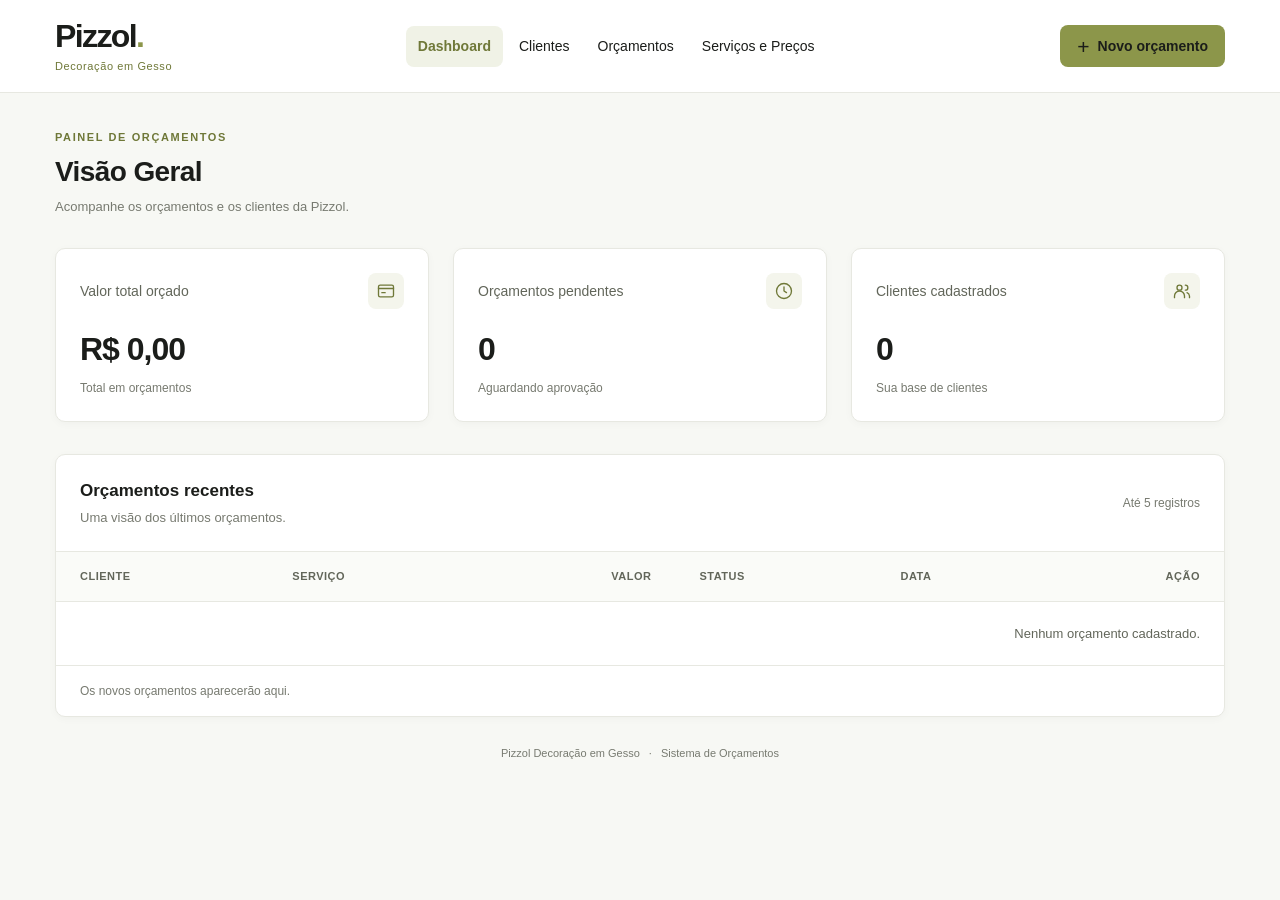
<file: index.html>
<!doctype html>
<html lang="pt-BR">
  <head>
    <meta charset="UTF-8" />
    <meta name="viewport" content="width=device-width, initial-scale=1.0" />
    <meta name="theme-color" content="#F7F8F4" />
    <title>Dashboard | Pizzol Decoração em Gesso</title>
    <link rel="stylesheet" href="./css/style.css" />
  </head>

  <body class="dashboard">
    <header class="header">
      <div class="header-content">
        <a
          class="brand"
          href="./index.html"
          aria-label="Pizzol Decoração em Gesso — início"
        >
          <span class="brand-name">Pizzol<span class="brand-dot"></span></span>
          <span class="brand-description">Decoração em Gesso</span>
        </a>
        <nav class="navigation" aria-label="Menu principal">
          <a href="./index.html" aria-current="page">Dashboard</a>
          <a href="./pages/clientes.html">Clientes</a>
          <a href="./pages/orcamentos.html">Orçamentos</a>
          <a href="./pages/servicos.html">Serviços e Preços</a>
        </nav>
        <a class="primary-button" href="./pages/novo-orcamento.html"
          ><span aria-hidden="true">+</span> Novo orçamento</a
        >
      </div>
    </header>

    <main class="main-content" id="conteudo">
      <div class="page-heading">
        <p class="eyebrow">PAINEL DE ORÇAMENTOS</p>
        <h1>Visão Geral</h1>
        <p>Acompanhe os orçamentos e os clientes da Pizzol.</p>
      </div>

      <p id="dashboard-error" class="error-message" role="alert" hidden></p>

      <section class="summary" aria-label="Resumo do sistema">
        <article class="summary-card">
          <div class="card-heading">
            <h2>Valor total orçado</h2>
            <span class="card-icon" aria-hidden="true">
              <svg viewBox="0 0 24 24">
                <rect x="3" y="5" width="18" height="14" rx="2" />
                <path d="M3 9h18M7 14h4" />
              </svg>
            </span>
          </div>
          <p class="card-value" id="valor-total">R$ 0,00</p>
          <p class="card-description">Total em orçamentos</p>
        </article>
        <article class="summary-card">
          <div class="card-heading">
            <h2>Orçamentos pendentes</h2>
            <span class="card-icon" aria-hidden="true">
              <svg viewBox="0 0 24 24">
                <circle cx="12" cy="12" r="9" />
                <path d="M12 7v5l3 2" />
              </svg>
            </span>
          </div>
          <p class="card-value" id="orcamentos-pendentes">0</p>
          <p class="card-description">Aguardando aprovação</p>
        </article>
        <article class="summary-card">
          <div class="card-heading">
            <h2>Clientes cadastrados</h2>
            <span class="card-icon" aria-hidden="true">
              <svg viewBox="0 0 24 24">
                <circle cx="9" cy="8" r="3" />
                <path
                  d="M3 20v-2a6 6 0 0 1 12 0v2M16 5a3 3 0 0 1 0 6M18 14a5 5 0 0 1 3 4v2"
                />
              </svg>
            </span>
          </div>
          <p class="card-value" id="clientes-cadastrados">0</p>
          <p class="card-description">Sua base de clientes</p>
        </article>
      </section>

      <section class="recent-section" aria-labelledby="recent-title">
        <div class="section-heading">
          <div>
            <h2 id="recent-title">Orçamentos recentes</h2>
            <p>Uma visão dos últimos orçamentos.</p>
          </div>
          <span class="demo-label">Até 5 registros</span>
        </div>
        <div
          class="table-container"
          tabindex="0"
          role="region"
          aria-label="Orçamentos recentes; role horizontalmente em telas pequenas"
        >
          <table>
            <thead>
              <tr>
                <th scope="col">Cliente</th>
                <th scope="col">Serviço</th>
                <th scope="col">Valor</th>
                <th scope="col">Status</th>
                <th scope="col">Data</th>
                <th scope="col">Ação</th>
              </tr>
            </thead>
            <tbody id="orcamentos-recentes"></tbody>
          </table>
        </div>
        <p id="recentes-nota" class="table-note" aria-live="polite"></p>
      </section>
      <footer class="page-footer">
        Pizzol Decoração em Gesso <span aria-hidden="true">·</span> Sistema de
        Orçamentos
      </footer>
    </main>

    <script src="./js/utils/orcamentos.js" defer></script>
    <script src="./js/app.js" defer></script>
  </body>
</html>
</file>
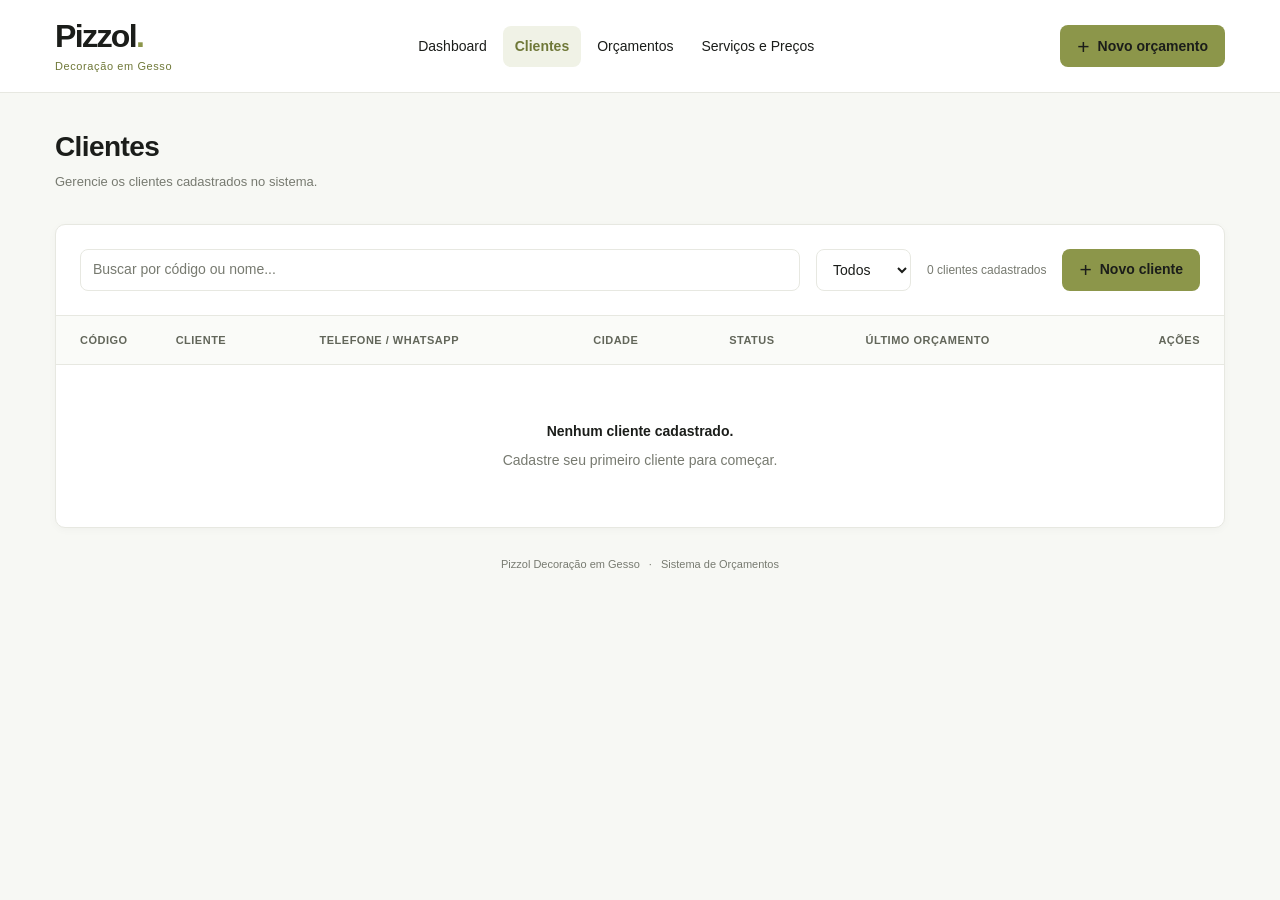
<file: pages/clientes.html>
<!doctype html>
<html lang="pt-BR">
  <head>
    <meta charset="UTF-8" />
    <meta name="viewport" content="width=device-width, initial-scale=1.0" />
    <meta name="theme-color" content="#F7F8F4" />
    <title>Clientes | Pizzol Decoração em Gesso</title>
    <link rel="stylesheet" href="../css/style.css" />
    <link rel="stylesheet" href="../css/clientes.css" />
    <script src="../js/models/entidade.js" defer></script>
    <script src="../js/models/cliente.js" defer></script>
    <script src="../js/clientes.js" defer></script>
  </head>
  <body class="dashboard clientes-page">
    <header class="header">
      <div class="header-content">
        <a class="brand" href="../index.html" aria-label="Pizzol Decoração em Gesso — início">
          <span class="brand-name">Pizzol<span class="brand-dot"></span></span>
          <span class="brand-description">Decoração em Gesso</span>
        </a>
        <nav class="navigation" aria-label="Menu principal">
          <a href="../index.html">Dashboard</a>
          <a href="./clientes.html" aria-current="page">Clientes</a>
          <a href="./orcamentos.html">Orçamentos</a>
          <a href="./servicos.html">Serviços e Preços</a>
        </nav>
        <a class="primary-button" href="./novo-orcamento.html"><span aria-hidden="true">+</span> Novo orçamento</a>
      </div>
    </header>

    <main class="main-content" id="conteudo">
      <div class="page-heading">
        <h1>Clientes</h1>
        <p>Gerencie os clientes cadastrados no sistema.</p>
      </div>
      <p id="storage-error" class="error-message storage-error" role="alert" hidden></p>
      <section class="recent-section clients-section" aria-label="Clientes cadastrados">
        <div class="section-heading clients-controls">
          <div class="search-control">
            <label class="visually-hidden" for="busca">Buscar por código ou nome</label>
            <input id="busca" type="search" placeholder="Buscar por código ou nome..." />
          </div>
          <div>
            <label class="visually-hidden" for="filtro-status">Filtrar por status</label>
            <select id="filtro-status">
              <option value="todos">Todos</option>
              <option value="Ativo">Ativos</option>
              <option value="Inativo">Inativos</option>
            </select>
          </div>
          <span id="contador" class="clients-count" aria-live="polite">0 clientes cadastrados</span>
          <button id="novo-cliente" class="primary-button" type="button"><span aria-hidden="true">+</span> Novo cliente</button>
        </div>
        <div class="table-container" tabindex="0" role="region" aria-label="Lista de clientes; role horizontalmente em telas pequenas">
          <table>
            <thead>
              <tr>
                <th scope="col">Código</th>
                <th scope="col">Cliente</th>
                <th scope="col">Telefone / WhatsApp</th>
                <th scope="col">Cidade</th>
                <th scope="col">Status</th>
                <th scope="col">Último orçamento</th>
                <th scope="col">Ações</th>
              </tr>
            </thead>
            <tbody id="lista-clientes"></tbody>
          </table>
        </div>
        <div id="estado-vazio" class="empty-state" role="status">
          <p id="vazio-titulo">Nenhum cliente cadastrado.</p>
          <p id="vazio-descricao">Cadastre seu primeiro cliente para começar.</p>
        </div>
      </section>
      <footer class="page-footer">Pizzol Decoração em Gesso <span aria-hidden="true">·</span> Sistema de Orçamentos</footer>
    </main>

    <dialog id="cliente-modal" class="client-dialog" aria-labelledby="form-titulo">
      <div class="dialog-heading">
        <h2 id="form-titulo">Novo Cliente</h2>
        <button class="close-button" type="button" data-close aria-label="Fechar cadastro">×</button>
      </div>
      <form id="cliente-form" novalidate>
        <div class="client-form-grid">
          <div class="form-field full-width">
            <label for="nome">Nome *</label>
            <input id="nome" name="nome" autocomplete="name" maxlength="80" required aria-describedby="erro-nome" />
            <p id="erro-nome" class="error-message" hidden></p>
          </div>
          <div class="form-field">
            <label for="telefone">Telefone / WhatsApp *</label>
            <input id="telefone" name="telefone" type="tel" inputmode="numeric" autocomplete="tel" maxlength="15" required aria-describedby="erro-telefone" />
            <p id="erro-telefone" class="error-message" hidden></p>
          </div>
          <div class="form-field">
            <label for="status">Status</label>
            <select id="status" name="status" aria-describedby="erro-status"><option>Ativo</option><option>Inativo</option></select>
            <p id="erro-status" class="error-message" hidden></p>
          </div>
          <div class="form-field">
            <label for="rua">Rua *</label>
            <input id="rua" name="rua" autocomplete="address-line1" maxlength="120" required aria-describedby="erro-rua" />
            <p id="erro-rua" class="error-message" hidden></p>
          </div>
          <div class="form-field">
            <label for="numero">Número</label>
            <input id="numero" name="numero" inputmode="numeric" maxlength="8" aria-describedby="erro-numero" />
            <p id="erro-numero" class="error-message" hidden></p>
          </div>
          <div class="form-field">
            <label for="cidade">Cidade *</label>
            <input id="cidade" name="cidade" autocomplete="address-level2" maxlength="60" required aria-describedby="erro-cidade" />
            <p id="erro-cidade" class="error-message" hidden></p>
          </div>
          <div class="form-field">
            <label for="cep">CEP</label>
            <input id="cep" name="cep" autocomplete="postal-code" inputmode="numeric" maxlength="9" aria-describedby="erro-cep" />
            <p id="erro-cep" class="error-message" hidden></p>
          </div>
          <div class="form-field full-width">
            <label for="observacoes">Observações</label>
            <textarea id="observacoes" name="observacoes" rows="3" maxlength="300" aria-describedby="contador-observacoes erro-observacoes"></textarea>
            <p id="contador-observacoes" class="field-counter">0 / 300</p>
            <p id="erro-observacoes" class="error-message" hidden></p>
          </div>
        </div>
        <p id="salvar-erro" class="error-message" role="alert" hidden></p>
        <div class="dialog-actions">
          <button class="details-button cancel-button" type="button" data-close>Cancelar</button>
          <button id="salvar-cliente" class="primary-button" type="submit">Salvar Cliente</button>
        </div>
      </form>
    </dialog>

    <dialog id="ver-modal" class="client-dialog" aria-labelledby="ver-titulo">
      <div class="dialog-heading">
        <h2 id="ver-titulo">Detalhes do Cliente</h2>
        <button class="close-button" type="button" data-close aria-label="Fechar detalhes">×</button>
      </div>
      <dl class="client-details">
        <dt>Nome</dt><dd id="ver-nome"></dd>
        <dt>Status</dt><dd><span id="ver-status" class="status"></span></dd>
        <dt>Telefone / WhatsApp</dt><dd id="ver-telefone"></dd>
      </dl>
      <section class="detail-section" aria-labelledby="endereco-titulo">
        <h3 id="endereco-titulo">Endereço</h3>
        <p id="ver-endereco"></p>
        <p id="ver-cidade"></p>
        <p id="ver-cep" hidden></p>
      </section>
      <section id="observacoes-secao" class="detail-section" aria-labelledby="observacoes-titulo" hidden>
        <h3 id="observacoes-titulo">Observações</h3>
        <p id="ver-observacoes"></p>
      </section>
      <section class="detail-section" aria-labelledby="orcamentos-titulo">
        <h3 id="orcamentos-titulo">Orçamentos do cliente</h3>
        <p>Nenhum orçamento cadastrado para este cliente.</p>
      </section>
      <div class="dialog-actions"><button class="details-button" type="button" data-close>Fechar</button></div>
    </dialog>
    <dialog id="excluir-modal" class="client-dialog" aria-labelledby="excluir-titulo" aria-describedby="excluir-mensagem">
      <div class="dialog-heading">
        <h2 id="excluir-titulo">Excluir cliente?</h2>
        <button class="close-button" type="button" data-close aria-label="Fechar confirmação">×</button>
      </div>
      <p id="excluir-mensagem" class="delete-message"></p>
      <p id="excluir-erro" class="error-message" role="alert" hidden></p>
      <div class="dialog-actions">
        <button id="cancelar-exclusao" class="details-button cancel-button" type="button" data-close>Cancelar</button>
        <button id="confirmar-exclusao" class="details-button danger-button" type="button">Excluir</button>
      </div>
    </dialog>
  </body>
</html>
</file>
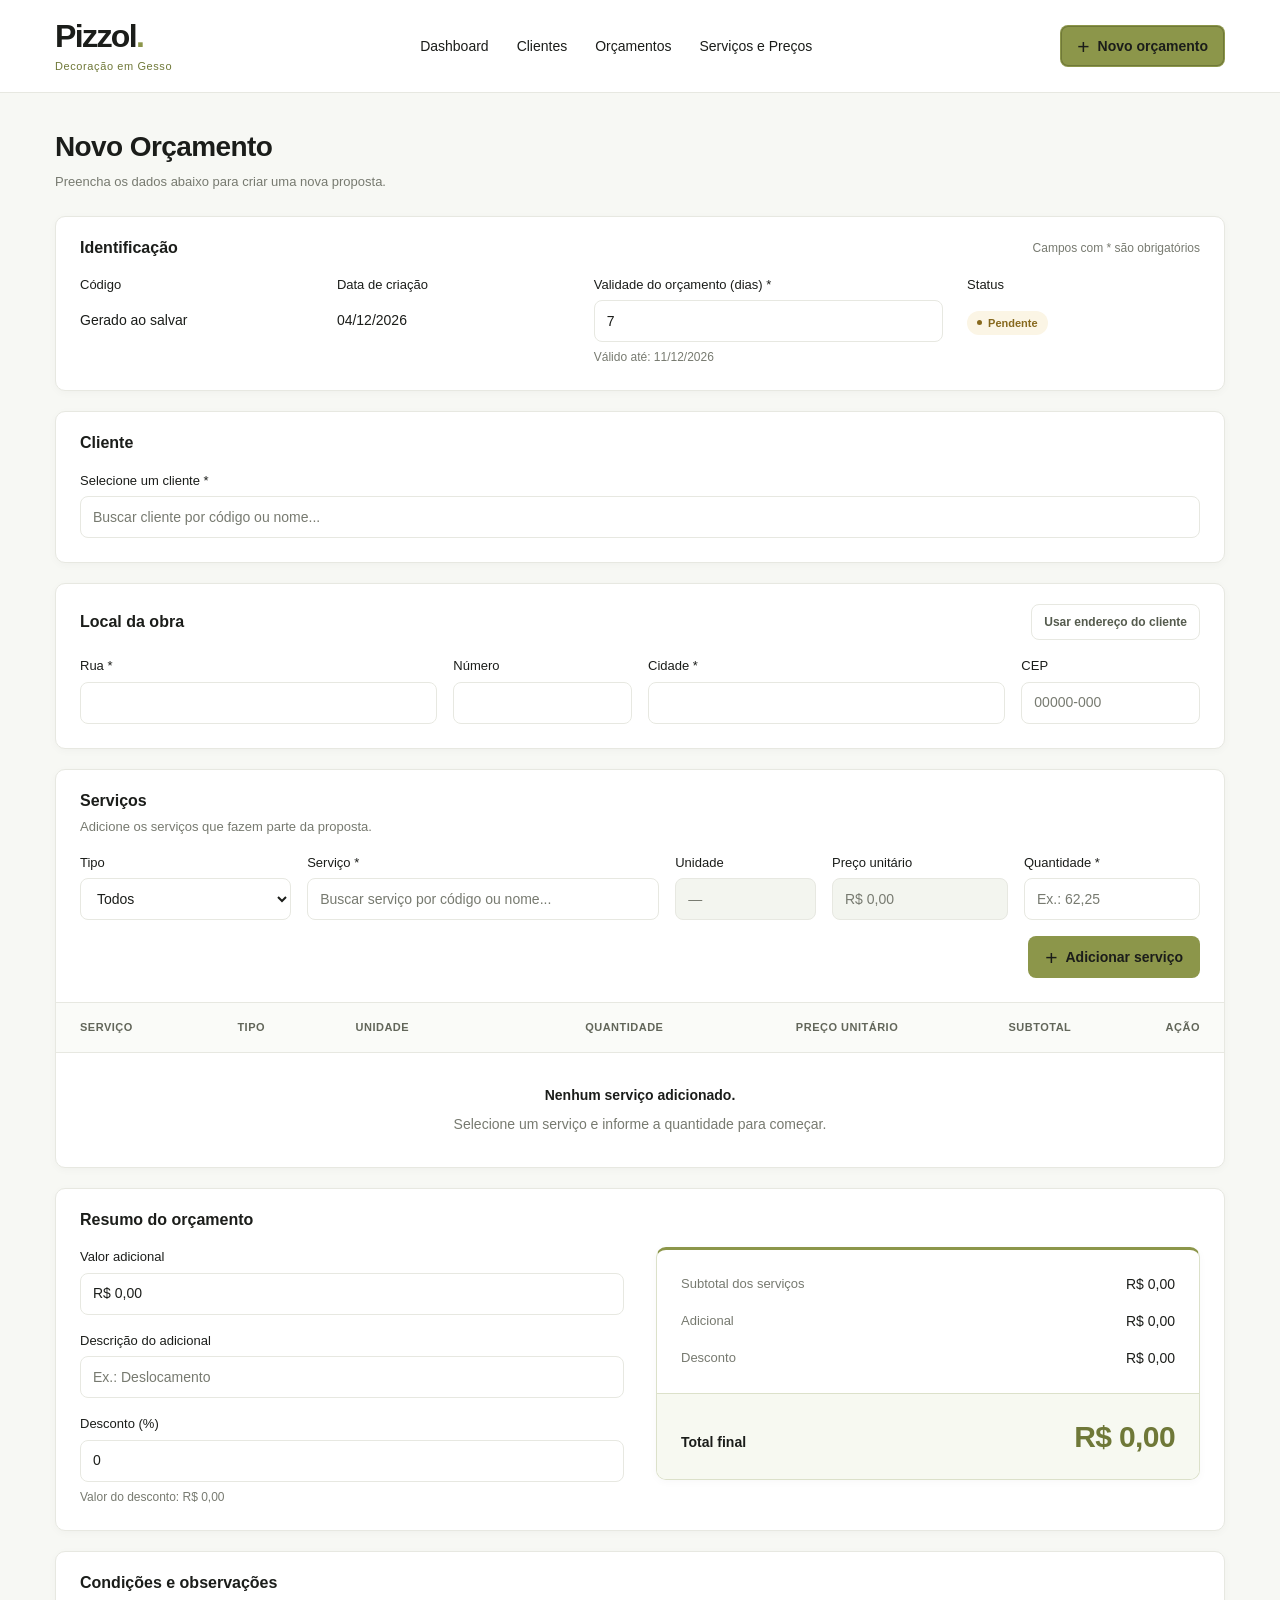
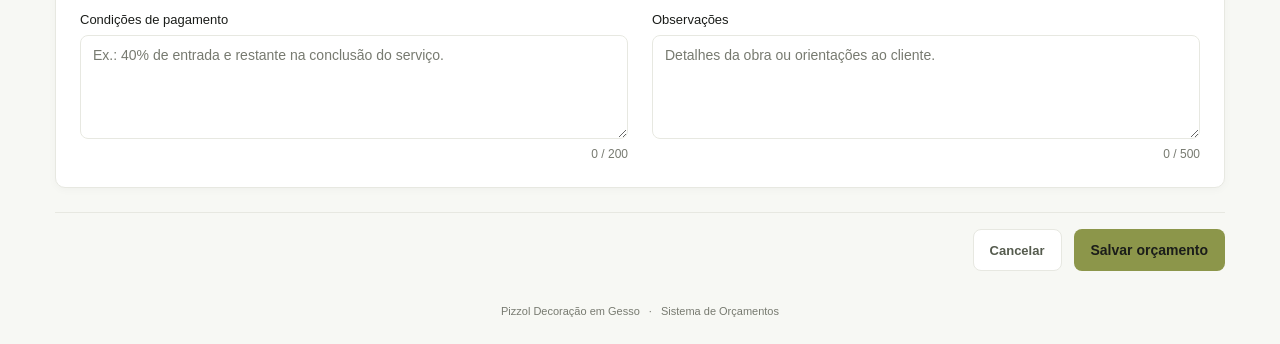
<file: pages/novo-orcamento.html>
<!doctype html>
<html lang="pt-BR">
  <head>
    <meta charset="UTF-8" />
    <meta name="viewport" content="width=device-width, initial-scale=1.0" />
    <meta name="theme-color" content="#F7F8F4" />
    <title>Novo Orçamento | Pizzol Decoração em Gesso</title>
    <link rel="stylesheet" href="../css/style.css" />
    <link rel="stylesheet" href="../css/clientes.css" />
    <link rel="stylesheet" href="../css/novo-orcamento.css" />
    <script src="../js/models/entidade.js" defer></script>
    <script src="../js/models/cliente.js" defer></script>
    <script src="../js/models/servico.js" defer></script>
    <script src="../js/models/item-orcamento.js" defer></script>
    <script src="../js/models/pagamento.js" defer></script>
    <script src="../js/utils/orcamentos.js" defer></script>
    <script src="../js/models/orcamento.js" defer></script>
    <script src="../js/novo-orcamento.js" defer></script>
  </head>
  <body class="dashboard clientes-page orcamento-page">
    <header class="header">
      <div class="header-content">
        <a
          class="brand"
          href="../index.html"
          aria-label="Pizzol Decoração em Gesso — início"
        >
          <span class="brand-name">Pizzol<span class="brand-dot">.</span></span>
          <span class="brand-description">Decoração em Gesso</span>
        </a>
        <nav class="navigation" aria-label="Menu principal">
          <a href="../index.html">Dashboard</a>
          <a href="./clientes.html">Clientes</a>
          <a href="./orcamentos.html">Orçamentos</a>
          <a href="./servicos.html">Serviços e Preços</a>
        </nav>
        <a
          class="primary-button"
          href="./novo-orcamento.html"
          aria-current="page"
          ><span aria-hidden="true">+</span> Novo orçamento</a
        >
      </div>
    </header>
    <main class="main-content">
      <div class="page-heading">
        <h1 id="pagina-titulo">Novo Orçamento</h1>
        <p id="pagina-descricao">
          Preencha os dados abaixo para criar uma nova proposta.
        </p>
      </div>
      <p
        id="storage-error"
        class="error-message storage-error"
        role="alert"
        hidden
      ></p>
      <p
        id="sucesso"
        class="success-message"
        role="status"
        tabindex="-1"
        hidden
      ></p>
      <form id="orcamento-form" novalidate>
        <section
          class="recent-section budget-card"
          aria-labelledby="identificacao-titulo"
        >
          <div class="section-heading">
            <h2 id="identificacao-titulo">Identificação</h2>
            <span class="section-note">Campos com * são obrigatórios</span>
          </div>
          <div class="card-body identification-grid">
            <div class="form-field">
              <span class="field-label">Código</span>
              <p id="codigo-orcamento" class="readonly-value">
                Gerado ao salvar
              </p>
            </div>
            <div class="form-field">
              <span class="field-label">Data de criação</span
              ><time id="data-criacao" class="readonly-value"></time>
            </div>
            <div class="form-field">
              <label for="validadeDias">Validade do orçamento (dias) *</label>
              <input
                id="validadeDias"
                name="validadeDias"
                type="number"
                min="1"
                max="365"
                step="1"
                value="7"
                required
                aria-describedby="data-validade erro-validadeDias"
              />
              <p id="data-validade" class="field-hint" aria-live="polite"></p>
              <p id="erro-validadeDias" class="error-message" hidden></p>
            </div>
            <div class="form-field">
              <span class="field-label">Status</span>
              <div class="readonly-value">
                <span id="status-orcamento" class="status status-pendente"
                  >Pendente</span
                >
              </div>
            </div>
          </div>
        </section>
        <section
          class="recent-section budget-card search-card"
          aria-labelledby="cliente-titulo"
        >
          <div class="section-heading">
            <h2 id="cliente-titulo">Cliente</h2>
          </div>
          <div class="card-body">
            <div class="form-field">
              <label for="busca-cliente">Selecione um cliente *</label>
              <input id="clienteId" name="clienteId" type="hidden" />
              <div id="autocomplete-cliente" class="autocomplete">
                <input
                  id="busca-cliente"
                  name="busca-cliente"
                  placeholder="Buscar cliente por código ou nome..."
                  autocomplete="off"
                  role="combobox"
                  aria-autocomplete="list"
                  aria-expanded="false"
                  aria-controls="resultados-cliente"
                  aria-required="true"
                  aria-describedby="erro-clienteId"
                />
                <ul
                  id="resultados-cliente"
                  class="search-results"
                  role="listbox"
                  aria-label="Clientes encontrados"
                  hidden
                ></ul>
              </div>
              <p id="erro-clienteId" class="error-message" hidden></p>
            </div>
            <dl id="cliente-resumo" class="client-details" hidden>
              <dt>Código</dt>
              <dd id="cliente-codigo"></dd>
              <dt>Nome</dt>
              <dd id="cliente-nome"></dd>
              <dt>Telefone / WhatsApp</dt>
              <dd id="cliente-telefone"></dd>
              <dt>Endereço cadastrado</dt>
              <dd id="cliente-endereco"></dd>
            </dl>
          </div>
        </section>
        <section
          class="recent-section budget-card"
          aria-labelledby="obra-titulo"
        >
          <div class="section-heading">
            <h2 id="obra-titulo">Local da obra</h2>
            <button id="copiar-endereco" class="details-button" type="button">
              Usar endereço do cliente
            </button>
          </div>
          <div class="card-body">
            <p id="copiar-aviso" class="field-hint" role="status" hidden>
              Selecione um cliente primeiro.
            </p>
            <div class="client-form-grid address-grid">
              <div class="form-field">
                <label for="rua">Rua *</label
                ><input
                  id="rua"
                  name="rua"
                  maxlength="120"
                  required
                  aria-describedby="erro-rua"
                />
                <p id="erro-rua" class="error-message" hidden></p>
              </div>
              <div class="form-field">
                <label for="numero">Número</label
                ><input
                  id="numero"
                  name="numero"
                  inputmode="numeric"
                  maxlength="8"
                  aria-describedby="erro-numero"
                />
                <p id="erro-numero" class="error-message" hidden></p>
              </div>
              <div class="form-field">
                <label for="cidade">Cidade *</label
                ><input
                  id="cidade"
                  name="cidade"
                  maxlength="60"
                  required
                  aria-describedby="erro-cidade"
                />
                <p id="erro-cidade" class="error-message" hidden></p>
              </div>
              <div class="form-field">
                <label for="cep">CEP</label
                ><input
                  id="cep"
                  name="cep"
                  inputmode="numeric"
                  maxlength="9"
                  placeholder="00000-000"
                  aria-describedby="erro-cep"
                />
                <p id="erro-cep" class="error-message" hidden></p>
              </div>
            </div>
          </div>
        </section>
        <section
          class="recent-section budget-card search-card"
          aria-labelledby="servicos-titulo"
        >
          <div class="section-heading">
            <div>
              <h2 id="servicos-titulo">Serviços</h2>
              <p>Adicione os serviços que fazem parte da proposta.</p>
            </div>
          </div>
          <div class="card-body">
            <div
              class="service-grid"
              role="group"
              aria-label="Adicionar serviço"
            >
              <div class="form-field">
                <label for="tipo">Tipo</label
                ><select id="tipo" name="tipo">
                  <option value="todos">Todos</option>
                  <option>Forro</option>
                  <option>Parede</option>
                  <option>Sanca / Cortineiro</option>
                  <option>Moldura</option>
                  <option>Gesso Liso</option>
                  <option>Outro</option>
                </select>
              </div>
              <div class="form-field service-select">
                <label for="busca-servico">Serviço *</label>
                <input id="servicoId" name="servicoId" type="hidden" />
                <div id="autocomplete-servico" class="autocomplete">
                  <input
                    id="busca-servico"
                    name="busca-servico"
                    placeholder="Buscar serviço por código ou nome..."
                    autocomplete="off"
                    role="combobox"
                    aria-autocomplete="list"
                    aria-expanded="false"
                    aria-controls="resultados-servico"
                    aria-required="true"
                    aria-describedby="erro-servicoId"
                  />
                  <ul
                    id="resultados-servico"
                    class="search-results"
                    role="listbox"
                    aria-label="Serviços encontrados"
                    hidden
                  ></ul>
                </div>
                <p id="erro-servicoId" class="error-message" hidden></p>
              </div>
              <div class="form-field">
                <label for="unidade">Unidade</label
                ><input id="unidade" readonly placeholder="—" />
              </div>
              <div class="form-field">
                <label for="precoUnitario">Preço unitário</label
                ><input id="precoUnitario" readonly placeholder="R$ 0,00" />
              </div>
              <div class="form-field">
                <label for="quantidade">Quantidade *</label
                ><input
                  id="quantidade"
                  name="quantidade"
                  inputmode="decimal"
                  placeholder="Ex.: 62,25"
                  aria-describedby="erro-quantidade"
                />
                <p id="erro-quantidade" class="error-message" hidden></p>
              </div>
            </div>
            <div class="add-service-action">
              <button
                id="adicionar-servico"
                class="primary-button"
                type="button"
              >
                <span aria-hidden="true">+</span> Adicionar serviço
              </button>
            </div>
            <p id="erro-itens" class="error-message" role="alert" hidden></p>
          </div>
          <div
            id="itens-regiao"
            class="table-container"
            tabindex="0"
            role="region"
            aria-label="Itens do orçamento; role horizontalmente em telas pequenas"
            aria-describedby="erro-itens"
          >
            <table>
              <thead>
                <tr>
                  <th scope="col">Serviço</th>
                  <th scope="col">Tipo</th>
                  <th scope="col">Unidade</th>
                  <th scope="col">Quantidade</th>
                  <th scope="col">Preço unitário</th>
                  <th scope="col">Subtotal</th>
                  <th scope="col">Ação</th>
                </tr>
              </thead>
              <tbody id="lista-itens"></tbody>
            </table>
          </div>
          <div id="itens-vazio" class="empty-state">
            <p>Nenhum serviço adicionado.</p>
            <p>Selecione um serviço e informe a quantidade para começar.</p>
          </div>
        </section>
        <section
          class="recent-section budget-card"
          aria-labelledby="resumo-titulo"
        >
          <div class="section-heading">
            <h2 id="resumo-titulo">Resumo do orçamento</h2>
          </div>
          <div class="card-body financial-grid">
            <div class="financial-fields">
              <div class="form-field">
                <label for="adicionalValor">Valor adicional</label
                ><input
                  id="adicionalValor"
                  name="adicionalValor"
                  inputmode="decimal"
                  value="R$ 0,00"
                  aria-describedby="erro-adicionalValor"
                />
                <p id="erro-adicionalValor" class="error-message" hidden></p>
              </div>
              <div class="form-field">
                <label for="adicionalDescricao">Descrição do adicional</label
                ><input
                  id="adicionalDescricao"
                  name="adicionalDescricao"
                  maxlength="120"
                  placeholder="Ex.: Deslocamento"
                  aria-describedby="erro-adicionalDescricao"
                />
                <p
                  id="erro-adicionalDescricao"
                  class="error-message"
                  hidden
                ></p>
              </div>
              <div class="form-field">
                <label for="descontoPercentual">Desconto (%)</label
                ><input
                  id="descontoPercentual"
                  name="descontoPercentual"
                  inputmode="decimal"
                  value="0"
                  aria-describedby="valor-desconto erro-descontoPercentual"
                />
                <p id="valor-desconto" class="field-hint" aria-live="polite">
                  Valor do desconto: R$ 0,00
                </p>
                <p
                  id="erro-descontoPercentual"
                  class="error-message"
                  hidden
                ></p>
              </div>
            </div>
            <div
              class="financial-summary"
              aria-live="polite"
              aria-atomic="true"
            >
              <dl>
                <dt>Subtotal dos serviços</dt>
                <dd id="resumo-subtotal">R$ 0,00</dd>
                <dt>Adicional</dt>
                <dd id="resumo-adicional">R$ 0,00</dd>
                <dt>Desconto</dt>
                <dd id="resumo-desconto">R$ 0,00</dd>
              </dl>
              <div class="final-total">
                <span>Total final</span
                ><strong id="resumo-total">R$ 0,00</strong>
              </div>
            </div>
          </div>
        </section>
        <section
          class="recent-section budget-card"
          aria-labelledby="condicoes-titulo"
        >
          <div class="section-heading">
            <h2 id="condicoes-titulo">Condições e observações</h2>
          </div>
          <div class="card-body notes-grid">
            <div class="form-field">
              <label for="condicoesPagamento">Condições de pagamento</label
              ><textarea
                id="condicoesPagamento"
                name="condicoesPagamento"
                rows="4"
                maxlength="200"
                placeholder="Ex.: 40% de entrada e restante na conclusão do serviço."
                aria-describedby="contador-condicoesPagamento erro-condicoesPagamento"
              ></textarea>
              <p id="contador-condicoesPagamento" class="field-counter">
                0 / 200
              </p>
              <p id="erro-condicoesPagamento" class="error-message" hidden></p>
            </div>
            <div class="form-field">
              <label for="observacoes">Observações</label
              ><textarea
                id="observacoes"
                name="observacoes"
                rows="4"
                maxlength="500"
                placeholder="Detalhes da obra ou orientações ao cliente."
                aria-describedby="contador-observacoes erro-observacoes"
              ></textarea>
              <p id="contador-observacoes" class="field-counter">0 / 500</p>
              <p id="erro-observacoes" class="error-message" hidden></p>
            </div>
          </div>
        </section>
        <p id="salvar-erro" class="error-message" role="alert" hidden></p>
        <div class="dialog-actions form-actions">
          <button id="cancelar" class="details-button" type="button">
            Cancelar</button
          ><button id="salvar-orcamento" class="primary-button" type="submit">
            Salvar orçamento
          </button>
        </div>
      </form>
      <footer class="page-footer">
        Pizzol Decoração em Gesso <span aria-hidden="true">·</span> Sistema de
        Orçamentos
      </footer>
    </main>
    <dialog
      id="cancelar-modal"
      class="client-dialog"
      aria-labelledby="cancelar-titulo"
      aria-describedby="cancelar-mensagem"
    >
      <div class="dialog-heading">
        <h2 id="cancelar-titulo">Descartar orçamento?</h2>
      </div>
      <p id="cancelar-mensagem" class="delete-message">
        As informações preenchidas serão perdidas.
      </p>
      <div class="dialog-actions">
        <button id="continuar-editando" class="details-button" type="button">
          Continuar editando</button
        ><button
          id="descartar"
          class="details-button danger-button"
          type="button"
        >
          Descartar
        </button>
      </div>
    </dialog>
  </body>
</html>
</file>
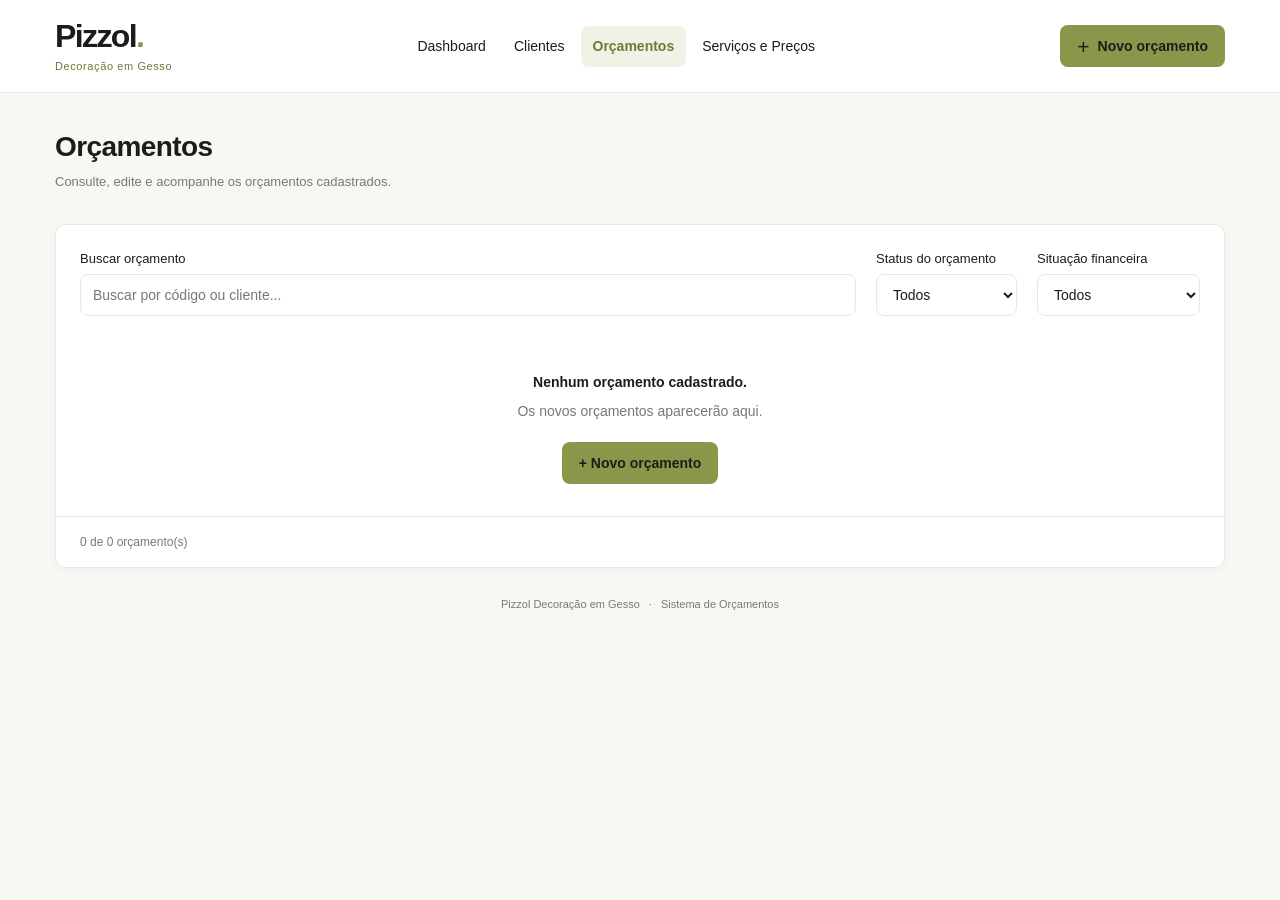
<file: pages/orcamentos.html>
<!doctype html>
<html lang="pt-BR">
  <head>
    <meta charset="UTF-8" />
    <meta name="viewport" content="width=device-width, initial-scale=1.0" />
    <meta name="theme-color" content="#F7F8F4" />
    <title>Orçamentos | Pizzol Decoração em Gesso</title>
    <link rel="stylesheet" href="../css/style.css" />
    <link rel="stylesheet" href="../css/clientes.css" />
    <link rel="stylesheet" href="../css/orcamentos.css" />
    <script src="../js/models/item-orcamento.js" defer></script>
    <script src="../js/models/pagamento.js" defer></script>
    <script src="../js/models/orcamento.js" defer></script>
    <script src="../js/utils/orcamentos.js" defer></script>
    <script src="../js/orcamentos.js" defer></script>
  </head>
  <body class="dashboard clientes-page orcamentos-page">
    <header class="header">
      <div class="header-content">
        <a class="brand" href="../index.html" aria-label="Pizzol Decoração em Gesso — início">
          <span class="brand-name">Pizzol<span class="brand-dot">.</span></span>
          <span class="brand-description">Decoração em Gesso</span>
        </a>
        <nav class="navigation" aria-label="Menu principal">
          <a href="../index.html">Dashboard</a><a href="./clientes.html">Clientes</a>
          <a href="./orcamentos.html" aria-current="page">Orçamentos</a><a href="./servicos.html">Serviços e Preços</a>
        </nav>
        <a class="primary-button" href="./novo-orcamento.html"><span aria-hidden="true">+</span> Novo orçamento</a>
      </div>
    </header>
    <main class="main-content">
      <div class="page-heading"><h1>Orçamentos</h1><p>Consulte, edite e acompanhe os orçamentos cadastrados.</p></div>
      <p id="storage-error" class="error-message storage-error" role="alert" hidden></p>
      <p id="sucesso" class="success-message" role="status" hidden></p>
      <section class="recent-section clients-section" aria-label="Orçamentos cadastrados">
        <div class="section-heading clients-controls">
          <div class="form-field search-control"><label for="busca">Buscar orçamento</label><input id="busca" type="search" placeholder="Buscar por código ou cliente..." /></div>
          <div class="form-field"><label for="filtro-status">Status do orçamento</label><select id="filtro-status"><option value="todos">Todos</option><option>Pendente</option><option>Em andamento</option><option>Finalizado</option><option>Recusado</option></select></div>
          <div class="form-field"><label for="filtro-financeiro">Situação financeira</label><select id="filtro-financeiro"><option value="todos">Todos</option><option>Em aberto</option><option>Parcialmente pago</option><option>Pago</option></select></div>
        </div>
        <div id="tabela-regiao" class="table-container" tabindex="0" role="region" aria-label="Lista de orçamentos; role horizontalmente em telas pequenas">
          <table><thead><tr><th scope="col">Código</th><th scope="col">Cliente</th><th scope="col">Data</th><th scope="col">Total</th><th scope="col">Pago</th><th scope="col">Em aberto</th><th scope="col">Situação financeira</th><th scope="col">Status</th><th scope="col">Ações</th></tr></thead><tbody id="lista-orcamentos"></tbody></table>
        </div>
        <div id="vazio" class="empty-state" hidden><p id="vazio-titulo">Nenhum orçamento cadastrado.</p><p id="vazio-descricao">Os novos orçamentos aparecerão aqui.</p><a id="vazio-novo" class="primary-button" href="./novo-orcamento.html">+ Novo orçamento</a></div>
        <p id="contador" class="table-note" aria-live="polite"></p>
      </section>
      <footer class="page-footer">Pizzol Decoração em Gesso <span aria-hidden="true">·</span> Sistema de Orçamentos</footer>
    </main>
    <dialog id="ver-modal" class="client-dialog details-dialog" aria-labelledby="ver-titulo">
      <div class="dialog-heading"><h2 id="ver-titulo">Ver orçamento</h2><button class="close-button" type="button" data-fechar="ver-modal" aria-label="Fechar detalhes">×</button></div>
      <div id="ver-conteudo"></div>
      <div class="dialog-actions"><button class="details-button" type="button" data-fechar="ver-modal">Fechar</button></div>
    </dialog>
    <dialog id="pagamento-modal" class="client-dialog" aria-labelledby="pagamento-titulo">
      <div class="dialog-heading"><h2 id="pagamento-titulo">Registrar pagamento</h2><button class="close-button" type="button" data-fechar="pagamento-modal" aria-label="Fechar pagamento">×</button></div>
      <dl id="pagamento-resumo" class="client-details"></dl>
      <form id="pagamento-form" novalidate>
        <div class="client-form-grid">
          <div class="form-field"><label for="pagamento-valor">Valor do pagamento *</label><input id="pagamento-valor" inputmode="decimal" placeholder="R$ 0,00" required aria-describedby="pagamento-erro" /></div>
          <div class="form-field"><label for="pagamento-forma">Forma de pagamento *</label><select id="pagamento-forma" required aria-describedby="pagamento-erro"><option value="">Selecione</option><option>Pix</option><option>Dinheiro</option><option>Cartão de Crédito</option><option>Cartão de Débito</option><option>Cheque</option></select></div>
          <div class="form-field"><label for="pagamento-data">Data do pagamento *</label><input id="pagamento-data" type="date" required aria-describedby="pagamento-erro" /></div>
          <div class="form-field full-width"><label for="pagamento-observacao">Observação</label><textarea id="pagamento-observacao" rows="3" maxlength="200" placeholder="Entrada referente ao início da obra." aria-describedby="pagamento-erro"></textarea></div>
        </div>
        <p id="pagamento-erro" class="error-message" role="alert" tabindex="-1" hidden></p>
        <div class="dialog-actions"><button class="details-button cancel-button" type="button" data-fechar="pagamento-modal">Cancelar</button><button id="registrar-pagamento" class="primary-button" type="submit">Registrar pagamento</button></div>
      </form>
    </dialog>
    <dialog id="status-modal" class="client-dialog" aria-labelledby="status-titulo">
      <div class="dialog-heading"><h2 id="status-titulo">Alterar status do orçamento</h2></div>
      <p id="status-identificacao" class="dialog-note"></p>
      <form id="status-form" novalidate>
        <div class="form-field status-field"><label for="novo-status">Status</label><select id="novo-status"><option>Pendente</option><option>Em andamento</option><option>Finalizado</option><option>Recusado</option></select></div>
        <p class="dialog-note">O status da obra é independente dos pagamentos recebidos.</p>
        <p id="status-erro" class="error-message" role="alert" tabindex="-1" hidden></p>
        <div class="dialog-actions"><button class="details-button cancel-button" type="button" data-fechar="status-modal">Cancelar</button><button id="salvar-status" class="primary-button" type="submit">Salvar status</button></div>
      </form>
    </dialog>
    <dialog id="excluir-modal" class="client-dialog" aria-labelledby="excluir-titulo" aria-describedby="excluir-mensagem excluir-aviso">
      <div class="dialog-heading"><h2 id="excluir-titulo">Excluir orçamento?</h2></div>
      <p id="excluir-mensagem" class="delete-message"></p><p id="excluir-aviso" class="delete-message" hidden></p>
      <p id="excluir-erro" class="error-message" role="alert" tabindex="-1" hidden></p>
      <div class="dialog-actions"><button id="cancelar-exclusao" class="details-button cancel-button" type="button" data-fechar="excluir-modal">Cancelar</button><button id="confirmar-exclusao" class="details-button danger-button" type="button">Excluir</button></div>
    </dialog>
  </body>
</html>
</file>
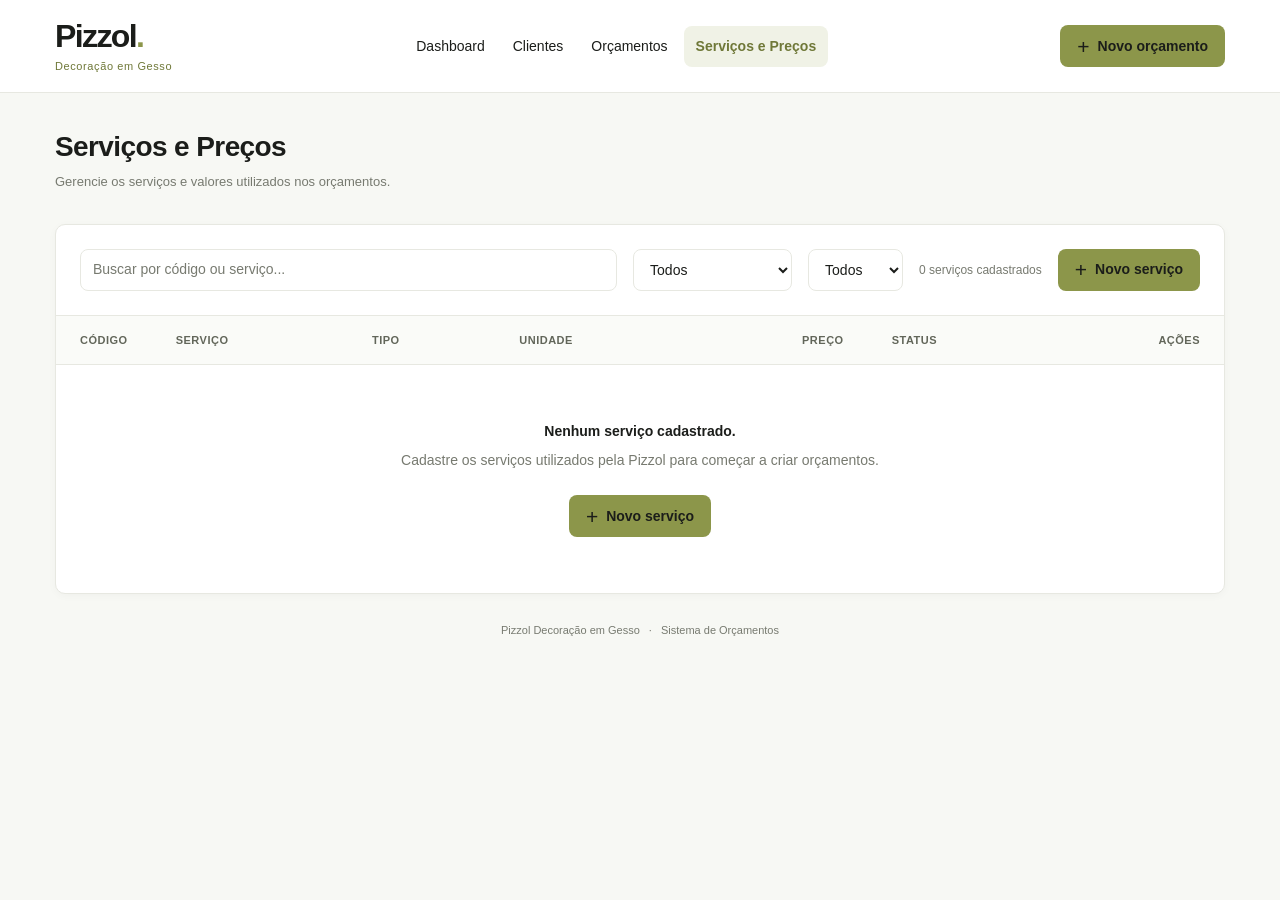
<file: pages/servicos.html>
<!doctype html>
<html lang="pt-BR">
  <head>
    <meta charset="UTF-8" />
    <meta name="viewport" content="width=device-width, initial-scale=1.0" />
    <meta name="theme-color" content="#F7F8F4" />
    <title>Serviços e Preços | Pizzol Decoração em Gesso</title>
    <link rel="stylesheet" href="../css/style.css" />
    <link rel="stylesheet" href="../css/clientes.css" />
    <link rel="stylesheet" href="../css/servicos.css" />
    <script src="../js/models/entidade.js" defer></script>
    <script src="../js/models/servico.js" defer></script>
    <script src="../js/servicos.js" defer></script>
  </head>
  <!-- Reutiliza os componentes visuais de Clientes sem alterar seus estilos. -->
  <body class="dashboard clientes-page servicos-page">
    <header class="header">
      <div class="header-content">
        <a class="brand" href="../index.html" aria-label="Pizzol Decoração em Gesso — início">
          <span class="brand-name">Pizzol<span class="brand-dot">.</span></span>
          <span class="brand-description">Decoração em Gesso</span>
        </a>
        <nav class="navigation" aria-label="Menu principal">
          <a href="../index.html">Dashboard</a>
          <a href="./clientes.html">Clientes</a>
          <a href="./orcamentos.html">Orçamentos</a>
          <a href="./servicos.html" aria-current="page">Serviços e Preços</a>
        </nav>
        <a class="primary-button" href="./novo-orcamento.html"><span aria-hidden="true">+</span> Novo orçamento</a>
      </div>
    </header>

    <main class="main-content" id="conteudo">
      <div class="page-heading">
        <h1>Serviços e Preços</h1>
        <p>Gerencie os serviços e valores utilizados nos orçamentos.</p>
      </div>
      <p id="storage-error" class="error-message storage-error" role="alert" hidden></p>
      <section class="recent-section clients-section" aria-label="Serviços cadastrados">
        <div class="section-heading clients-controls">
          <div class="search-control">
            <label class="visually-hidden" for="busca">Buscar por código ou serviço</label>
            <input id="busca" type="search" placeholder="Buscar por código ou serviço..." />
          </div>
          <div class="service-filter">
            <label class="visually-hidden" for="filtro-tipo">Filtrar por tipo</label>
            <select id="filtro-tipo">
              <option value="todos">Todos</option>
              <option>Forro</option><option>Parede</option><option>Sanca / Cortineiro</option>
              <option>Moldura</option><option>Gesso Liso</option><option>Outro</option>
            </select>
          </div>
          <div class="service-filter">
            <label class="visually-hidden" for="filtro-status">Filtrar por status</label>
            <select id="filtro-status">
              <option value="todos">Todos</option><option value="Ativo">Ativos</option><option value="Inativo">Inativos</option>
            </select>
          </div>
          <span id="contador" class="clients-count" aria-live="polite">0 serviços cadastrados</span>
          <button id="novo-servico" class="primary-button" type="button"><span aria-hidden="true">+</span> Novo serviço</button>
        </div>
        <div class="table-container" tabindex="0" role="region" aria-label="Lista de serviços; role horizontalmente em telas pequenas">
          <table>
            <thead>
              <tr>
                <th scope="col">Código</th><th scope="col">Serviço</th><th scope="col">Tipo</th>
                <th scope="col">Unidade</th><th scope="col">Preço</th><th scope="col">Status</th><th scope="col">Ações</th>
              </tr>
            </thead>
            <tbody id="lista-servicos"></tbody>
          </table>
        </div>
        <div id="estado-vazio" class="empty-state" role="status">
          <p id="vazio-titulo">Nenhum serviço cadastrado.</p>
          <p id="vazio-descricao">Cadastre os serviços utilizados pela Pizzol para começar a criar orçamentos.</p>
          <button id="novo-servico-vazio" class="primary-button" type="button"><span aria-hidden="true">+</span> Novo serviço</button>
        </div>
      </section>
      <footer class="page-footer">Pizzol Decoração em Gesso <span aria-hidden="true">·</span> Sistema de Orçamentos</footer>
    </main>

    <dialog id="servico-modal" class="client-dialog" aria-labelledby="form-titulo">
      <div class="dialog-heading">
        <h2 id="form-titulo">Novo Serviço</h2>
        <button class="close-button" type="button" data-close aria-label="Fechar cadastro">×</button>
      </div>
      <form id="servico-form" novalidate>
        <div class="client-form-grid">
          <div class="form-field full-width">
            <label for="tipo">Tipo de serviço *</label>
            <select id="tipo" name="tipo" required aria-describedby="erro-tipo">
              <option value="">Selecione o tipo</option>
              <option>Forro</option><option>Parede</option><option>Sanca / Cortineiro</option>
              <option>Moldura</option><option>Gesso Liso</option><option>Outro</option>
            </select>
            <p id="erro-tipo" class="error-message" hidden></p>
          </div>
          <div class="form-field full-width">
            <label for="nome">Nome do serviço *</label>
            <input id="nome" name="nome" maxlength="80" required aria-describedby="erro-nome" />
            <p id="erro-nome" class="error-message" hidden></p>
          </div>
          <div class="form-field">
            <label for="unidade">Unidade de medida *</label>
            <select id="unidade" name="unidade" required aria-describedby="erro-unidade">
              <option value="">Selecione a unidade</option>
              <option>m²</option><option>metro linear</option><option>unidade</option>
            </select>
            <p id="erro-unidade" class="error-message" hidden></p>
          </div>
          <div class="form-field">
            <label for="preco">Preço de venda *</label>
            <input id="preco" name="preco" inputmode="decimal" placeholder="R$ 0,00" required aria-describedby="erro-preco" />
            <p id="erro-preco" class="error-message" hidden></p>
          </div>
          <div class="form-field full-width">
            <label for="status">Status</label>
            <select id="status" name="status" aria-describedby="erro-status"><option>Ativo</option><option>Inativo</option></select>
            <p id="erro-status" class="error-message" hidden></p>
          </div>
          <div class="form-field full-width">
            <label for="descricao">Descrição</label>
            <textarea id="descricao" name="descricao" rows="3" maxlength="300" aria-describedby="contador-descricao erro-descricao"></textarea>
            <p id="contador-descricao" class="field-counter">0 / 300</p>
            <p id="erro-descricao" class="error-message" hidden></p>
          </div>
        </div>
        <p id="salvar-erro" class="error-message" role="alert" hidden></p>
        <div class="dialog-actions">
          <button class="details-button cancel-button" type="button" data-close>Cancelar</button>
          <button id="salvar-servico" class="primary-button" type="submit">Salvar Serviço</button>
        </div>
      </form>
    </dialog>

    <dialog id="ver-modal" class="client-dialog" aria-labelledby="ver-titulo">
      <div class="dialog-heading">
        <h2 id="ver-titulo">Detalhes do Serviço</h2>
        <button class="close-button" type="button" data-close aria-label="Fechar detalhes">×</button>
      </div>
      <dl class="client-details">
        <dt>Código</dt><dd id="ver-codigo"></dd>
        <dt>Nome</dt><dd id="ver-nome"></dd>
        <dt>Tipo</dt><dd id="ver-tipo"></dd>
        <dt>Unidade</dt><dd id="ver-unidade"></dd>
        <dt>Preço atual</dt><dd id="ver-preco" class="amount"></dd>
        <dt>Status</dt><dd><span id="ver-status" class="status"></span></dd>
      </dl>
      <section id="descricao-secao" class="detail-section" aria-labelledby="descricao-titulo" hidden>
        <h3 id="descricao-titulo">Descrição</h3>
        <p id="ver-descricao"></p>
      </section>
    </dialog>

    <dialog id="excluir-modal" class="client-dialog" aria-labelledby="excluir-titulo" aria-describedby="excluir-mensagem">
      <div class="dialog-heading">
        <h2 id="excluir-titulo">Excluir serviço?</h2>
        <button class="close-button" type="button" data-close aria-label="Fechar confirmação">×</button>
      </div>
      <p id="excluir-mensagem" class="delete-message"></p>
      <p id="excluir-erro" class="error-message" role="alert" hidden></p>
      <div class="dialog-actions">
        <button id="cancelar-exclusao" class="details-button cancel-button" type="button" data-close>Cancelar</button>
        <button id="confirmar-exclusao" class="details-button danger-button" type="button">Excluir</button>
      </div>
    </dialog>
  </body>
</html>
</file>
<file: css/style.css>
.dashboard {
  --olive: #8c964a;
  --olive-dark: #6f7838;
  --text: #1b1d1a;
  --muted: #777a70;
  --background: #f7f8f4;
  --border: #e7e8e1;
  --surface: #ffffff;
  --surface-muted: #fafbf8;
  --olive-soft: #f0f3e7;
  --border-hover: #c8cdbb;
  --danger: #a14f46;
  --danger-soft: #fbefed;
  --danger-border: #d8b2ad;
  --radius-control: 8px;
  --radius-card: 10px;
  --shadow-card: 0 2px 8px rgb(27 29 26 / 3%);
  --shadow-popover: 0 8px 24px rgb(27 29 26 / 9%);
  --control-height: 42px;
  --space-sm: 8px;
  --space-md: 12px;
  --space-lg: 16px;
  --space-xl: 24px;
  --space-2xl: 32px;
  margin: 0;
  background: var(--background);
  color: var(--text);
  font-family: "Segoe UI", Arial, sans-serif;
  font-size: 14px;
  line-height: 1.5;
}

.dashboard * {
  box-sizing: border-box;
}
.dashboard a {
  color: inherit;
  text-decoration: none;
}
.dashboard button {
  font: inherit;
  cursor: pointer;
}
.dashboard h1,
.dashboard h2,
.dashboard p {
  margin: 0;
}
.dashboard :focus-visible {
  outline: 2px solid var(--olive-dark);
  outline-offset: 3px;
}
.dashboard .header {
  background: var(--surface);
  border-bottom: 1px solid var(--border);
}
.dashboard .header-content {
  max-width: 1250px;
  min-height: 92px;
  margin: auto;
  padding: 16px 40px;
  display: flex;
  align-items: center;
  justify-content: space-between;
  gap: 24px;
}
.dashboard .brand {
  display: flex;
  flex-direction: column;
  flex-shrink: 0;
}
.dashboard .brand-name {
  font-size: 32px;
  font-weight: 700;
  letter-spacing: -1.6px;
  line-height: 1.15;
}
.dashboard .brand-dot {
  color: var(--olive);
}
.dashboard .brand-dot:empty::before {
  content: ".";
}
.dashboard .brand-description {
  margin-top: 3px;
  color: var(--olive-dark);
  font-size: 11px;
  letter-spacing: 0.6px;
}
.dashboard .navigation {
  display: flex;
  align-items: center;
  gap: 4px;
}
.dashboard .navigation a {
  padding: 10px 12px;
  border-radius: var(--radius-control);
  white-space: nowrap;
}
.dashboard .navigation a:hover {
  background: var(--olive-soft);
  color: var(--olive-dark);
}
.dashboard .navigation a[aria-current="page"] {
  background: #f0f2e6;
  color: var(--olive-dark);
  font-weight: 600;
}
.dashboard .primary-button {
  display: inline-flex;
  align-items: center;
  justify-content: center;
  gap: var(--space-sm);
  min-height: var(--control-height);
  padding: 9px 16px;
  border: 1px solid transparent;
  border-radius: var(--radius-control);
  background: var(--olive);
  color: #1b1d1a;
  font-weight: 600;
  white-space: nowrap;
}
.dashboard .primary-button:hover {
  background: var(--olive-dark);
  color: #ffffff;
}
.dashboard .primary-button span {
  font-size: 21px;
  line-height: 1;
  font-weight: 400;
}
.dashboard .main-content {
  max-width: 1250px;
  margin: auto;
  padding: 36px 40px 24px;
}
.dashboard .eyebrow {
  color: var(--olive-dark);
  font-size: 11px;
  letter-spacing: 1.6px;
  font-weight: 600;
  margin-bottom: 8px;
}
.dashboard h1 {
  font-size: 28px;
  font-weight: 600;
  line-height: 1.25;
  letter-spacing: -0.6px;
}
.dashboard .page-heading > p:last-child {
  margin-top: 8px;
  color: var(--muted);
  font-size: 13px;
}
.dashboard .summary {
  display: grid;
  grid-template-columns: repeat(3, minmax(0, 1fr));
  gap: var(--space-xl);
  margin: var(--space-2xl) 0;
}
.dashboard .summary-card,
.dashboard .recent-section {
  background: var(--surface);
  border: 1px solid var(--border);
  border-radius: var(--radius-card);
  box-shadow: var(--shadow-card);
}
.dashboard .summary-card {
  padding: var(--space-xl);
}
.dashboard:not(.clientes-page) .summary-card {
  transition:
    transform 0.2s ease,
    box-shadow 0.2s ease,
    border-color 0.2s ease;
}
.dashboard:not(.clientes-page) .summary-card:hover {
  transform: translateY(-2px);
  box-shadow: 0 5px 14px rgb(27 29 26 / 7%);
  border-color: #b9c18e;
}
.dashboard .card-heading {
  display: flex;
  align-items: center;
  justify-content: space-between;
  gap: 12px;
}
.dashboard .card-heading h2 {
  font-size: 14px;
  font-weight: 500;
  color: #62665a;
}
.dashboard .card-icon {
  display: grid;
  place-items: center;
  width: 36px;
  height: 36px;
  border-radius: var(--radius-control);
  color: var(--olive-dark);
  background: #f4f5ec;
  flex-shrink: 0;
}
.dashboard .card-icon svg {
  width: 20px;
  height: 20px;
  fill: none;
  stroke: currentColor;
  stroke-width: 1.6;
  stroke-linecap: round;
  stroke-linejoin: round;
}
.dashboard .card-value {
  margin-top: var(--space-lg);
  font-size: 32px;
  font-weight: 600;
  letter-spacing: -1px;
  font-variant-numeric: tabular-nums;
}
.dashboard .card-description {
  margin-top: 6px;
  color: var(--muted);
  font-size: 12px;
}
.dashboard .recent-section {
  overflow: hidden;
}
.dashboard .section-heading {
  padding: var(--space-xl);
  display: flex;
  align-items: center;
  justify-content: space-between;
  gap: 16px;
}
.dashboard .section-heading h2,
.dashboard .dialog-heading h2 {
  font-size: 17px;
  font-weight: 600;
  line-height: 1.4;
}
.dashboard .section-heading p {
  color: var(--muted);
  font-size: 13px;
  margin-top: 5px;
}
.dashboard .demo-label {
  color: var(--muted);
  font-size: 12px;
}
.dashboard .table-container {
  overflow-x: auto;
}
.dashboard table {
  width: 100%;
  border-collapse: collapse;
  text-align: left;
  white-space: nowrap;
}
.dashboard th {
  background: var(--surface-muted);
  color: #62665a;
  font-size: 11px;
  letter-spacing: 0.5px;
  text-transform: uppercase;
  font-weight: 600;
  padding: 16px 24px;
  border-block: 1px solid var(--border);
}
.dashboard td {
  padding: 22px 24px;
  border-bottom: 1px solid var(--border);
  font-size: 13px;
  color: #62665a;
  vertical-align: middle;
}
.dashboard th:first-child,
.dashboard td:first-child {
  padding-left: 24px;
}
.dashboard .client-name,
.dashboard .amount {
  color: var(--text);
  font-weight: 500;
}
.dashboard .amount {
  font-variant-numeric: tabular-nums;
  text-align: right;
}
.dashboard th:last-child,
.dashboard td:last-child,
.dashboard:not(.clientes-page) th:nth-child(3) {
  text-align: right;
}
.dashboard tbody tr:last-child td {
  border-bottom: 0;
}
.dashboard tbody tr:hover {
  background: #f7f9f1;
}
.dashboard .status {
  display: inline-flex;
  align-items: center;
  gap: 6px;
  padding: 4px 10px;
  border-radius: 999px;
  font-size: 11px;
  font-weight: 600;
  line-height: 1.5;
  white-space: nowrap;
}
.dashboard .status::before {
  content: "";
  width: 5px;
  height: 5px;
  border-radius: 50%;
  background: currentColor;
}
.dashboard .status-pendente {
  background: #fbf5e5;
  color: #87691e;
}
.dashboard .status-em-andamento {
  background: #edf2f8;
  color: #4e6b91;
}
.dashboard .status-finalizado {
  background: #f0f3e4;
  color: #626f32;
}
.dashboard .status-recusado {
  background: var(--danger-soft);
  color: var(--danger);
}
.dashboard .status-inativo {
  background: #f0f1ed;
  color: #5c5f57;
}
.dashboard .details-button {
  display: inline-flex;
  align-items: center;
  justify-content: center;
  gap: var(--space-sm);
  min-height: 36px;
  color: #555b4e;
  border: 1px solid var(--border);
  border-radius: var(--radius-control);
  background: var(--surface);
  padding: 7px 12px;
  font-size: 12px;
  font-weight: 600;
}
.dashboard .details-button:hover {
  background: var(--olive-soft);
  border-color: var(--border-hover);
  color: var(--olive-dark);
}
.dashboard .table-note {
  padding: 16px 24px;
  border-top: 1px solid var(--border);
  font-size: 12px;
  color: var(--muted);
}
.dashboard .page-footer {
  margin-top: 28px;
  color: var(--muted);
  font-size: 11px;
  text-align: center;
}
.dashboard .page-footer span {
  padding: 0 6px;
}
.dashboard dialog {
  width: min(440px, calc(100% - 32px));
  max-height: calc(100dvh - 32px);
  overflow-y: auto;
  padding: var(--space-xl);
  border: 1px solid var(--border);
  border-radius: var(--radius-card);
  background: var(--surface);
  box-shadow: 0 20px 64px rgb(27 29 26 / 18%);
  color: var(--text);
}
.dashboard dialog::backdrop {
  background: rgb(27 29 26 / 35%);
}
.dashboard .dialog-heading {
  display: flex;
  align-items: center;
  justify-content: space-between;
  gap: 12px;
  padding-bottom: var(--space-lg);
  border-bottom: 1px solid var(--border);
}
.dashboard .close-button {
  display: inline-flex;
  align-items: center;
  justify-content: center;
  flex-shrink: 0;
  width: 36px;
  height: 36px;
  border: 1px solid transparent;
  border-radius: var(--radius-control);
  background: var(--surface-muted);
  padding: 0;
  font-size: 24px;
  line-height: 1;
  color: #62665a;
}
.dashboard .danger-button:hover,
.dashboard .cancel-button:hover,
.dashboard #cancelar:hover,
.dashboard .close-button:hover {
  background: var(--danger-soft);
  border-color: var(--danger-border);
  color: var(--danger);
}
.dashboard tbody tr,
.dashboard .navigation a,
.dashboard input,
.dashboard select,
.dashboard textarea,
.dashboard .primary-button,
.dashboard .details-button,
.dashboard .close-button {
  transition:
    background-color 0.2s ease,
    border-color 0.2s ease,
    color 0.2s ease,
    box-shadow 0.2s ease;
}
/* Campos e componentes de formulário compartilhados por todas as páginas. */
.dashboard input,
.dashboard select,
.dashboard textarea {
  width: 100%;
  min-width: 0;
  min-height: var(--control-height);
  padding: 9px 12px;
  border: 1px solid var(--border);
  border-radius: var(--radius-control);
  background: var(--surface);
  color: var(--text);
  font: inherit;
  line-height: 1.5;
}
.dashboard select {
  height: var(--control-height);
}
.dashboard textarea {
  resize: vertical;
}
.dashboard input::placeholder,
.dashboard textarea::placeholder {
  color: var(--muted);
  opacity: 1;
}
.dashboard :is(input, select, textarea):where(:not(:disabled):not([readonly])):hover {
  border-color: var(--border-hover);
}
.dashboard :is(input, select, textarea):focus {
  border-color: var(--olive);
  outline: none;
  box-shadow: 0 0 0 3px rgb(140 150 74 / 12%);
}
.dashboard input[readonly],
.dashboard :is(input, select, textarea):disabled {
  background: #f3f5ef;
  color: #62665a;
}
.dashboard .form-field {
  display: flex;
  flex-direction: column;
  gap: 6px;
  min-width: 0;
}
.dashboard .form-field label {
  font-size: 13px;
  font-weight: 500;
}
.dashboard .field-counter {
  color: var(--muted);
  font-size: 12px;
  text-align: right;
}
.dashboard .dialog-actions {
  display: flex;
  flex-wrap: wrap;
  align-items: center;
  justify-content: flex-end;
  gap: var(--space-md);
  border-top: 1px solid var(--border);
  margin-top: var(--space-xl);
  padding-top: var(--space-lg);
}
.dashboard .dialog-actions .details-button {
  min-height: var(--control-height);
  padding-inline: 16px;
  font-size: 13px;
}
.dashboard .error-message {
  color: var(--danger);
  font-size: 12px;
}
.dashboard [aria-invalid="true"],
.dashboard :is(input, select, textarea)[aria-invalid="true"]:hover,
.dashboard :is(input, select, textarea)[aria-invalid="true"]:focus {
  border-color: var(--danger);
}
.dashboard :is(input, select, textarea)[aria-invalid="true"]:focus {
  box-shadow: 0 0 0 3px rgb(161 79 70 / 10%);
}
.dashboard button:disabled {
  opacity: 0.6;
}
.dashboard .dialog-note {
  color: var(--muted);
  margin-top: 8px;
  font-size: 12px;
}
.dashboard dl {
  display: grid;
  grid-template-columns: 90px 1fr;
  gap: 16px;
  margin: 24px 0 0;
}
.dashboard dt {
  color: var(--muted);
}
.dashboard dd {
  margin: 0;
}

@media (max-width: 1050px) {
  .dashboard .header-content {
    flex-wrap: wrap;
    gap: 16px;
  }
  .dashboard .navigation {
    order: 3;
    width: 100%;
  }
  .dashboard .summary {
    gap: 16px;
  }
}

@media (max-width: 700px) {
  .dashboard .header-content {
    padding: 16px 20px;
    gap: 16px 12px;
  }
  .dashboard .brand-name {
    font-size: 30px;
  }
  .dashboard .brand-description {
    font-size: 10px;
  }
  .dashboard .primary-button {
    padding: 10px 12px;
    font-size: 13px;
  }
  .dashboard .navigation {
    overflow-x: auto;
    gap: 4px;
    padding: 4px 0 8px;
  }
  .dashboard .navigation a {
    padding: 9px 10px;
    font-size: 12px;
  }
  .dashboard .main-content {
    padding: 32px 20px 24px;
  }
  .dashboard h1 {
    font-size: 26px;
  }
  .dashboard .summary {
    grid-template-columns: 1fr;
    margin: 24px 0;
  }
  .dashboard .summary-card {
    padding: 20px;
  }
  .dashboard .card-value {
    margin-top: 10px;
    font-size: 30px;
  }
  .dashboard .section-heading {
    padding: 20px;
    align-items: flex-start;
    flex-direction: column;
    gap: 10px;
  }
  .dashboard .table-note {
    padding: 16px 20px;
  }
}

@media (max-width: 480px) {
  .dashboard .main-content { padding: 28px 16px 24px; }
  .dashboard .header-content { padding-inline: 16px; }
  .dashboard dialog { padding: 20px; }
  .dashboard .dialog-actions > button { flex: 1; }
}

@media (prefers-reduced-motion: reduce) {
  .dashboard :is(button, a, input, select, textarea, tr) { transition: none; }
}

@media (forced-colors: active) {
  .dashboard :is(input, select, textarea):focus { outline: 2px solid Highlight; outline-offset: 2px; }
}
</file>
<file: css/clientes.css>
/* Os componentes base são reutilizados de style.css. */
.clientes-page .clients-section {
  margin-top: 32px;
}
.clientes-page .clients-controls {
  flex-wrap: wrap;
}
.clientes-page .search-control {
  flex: 1;
  min-width: 230px;
}
.clientes-page .clients-count {
  color: var(--muted);
  font-size: 12px;
}
.clientes-page .empty-state {
  padding: 56px 24px;
  text-align: center;
}
.clientes-page .empty-state p:first-child {
  font-weight: 600;
}
.clientes-page .empty-state p + p {
  margin-top: 8px;
  color: var(--muted);
}
.clientes-page .client-actions {
  display: flex;
  justify-content: flex-end;
  gap: 8px;
}
.clientes-page:not(.orcamento-page) th:first-child,
.clientes-page:not(.orcamento-page) td:first-child {
  width: 1%;
  font-variant-numeric: tabular-nums;
}
.clientes-page .delete-message {
  margin-top: 16px;
  overflow-wrap: anywhere;
}
.clientes-page .client-dialog {
  width: min(640px, calc(100% - 32px));
}
.clientes-page:has(dialog[open]) {
  overflow: hidden;
}
.clientes-page .client-form-grid {
  display: grid;
  grid-template-columns: repeat(2, minmax(0, 1fr));
  gap: 16px;
  margin-top: 24px;
}
.clientes-page .full-width {
  grid-column: 1 / -1;
}
.clientes-page .storage-error {
  margin-top: 20px;
}
.clientes-page .client-details {
  grid-template-columns: 145px minmax(0, 1fr);
}
.clientes-page .client-details dd,
.clientes-page .detail-section p {
  overflow-wrap: anywhere;
  white-space: pre-wrap;
}
.clientes-page .detail-section {
  border-top: 1px solid var(--border);
  margin-top: 24px;
  padding-top: 20px;
}
.clientes-page .detail-section h3 {
  font-size: 14px;
  margin: 0 0 10px;
  font-weight: 600;
}
.clientes-page .detail-section p {
  color: #62665a;
}
.clientes-page .visually-hidden {
  position: absolute;
  width: 1px;
  height: 1px;
  padding: 0;
  margin: -1px;
  overflow: hidden;
  clip-path: inset(50%);
  white-space: nowrap;
}
@media (max-width: 700px) {
  .clientes-page .clients-controls {
    flex-direction: row;
    align-items: center;
  }
  .clientes-page .search-control {
    flex-basis: 100%;
    min-width: 0;
  }
  .clientes-page .clients-count {
    flex: 1;
    text-align: right;
  }
  .clientes-page #novo-cliente {
    width: 100%;
  }
}
@media (max-width: 480px) {
  .clientes-page .client-form-grid {
    grid-template-columns: 1fr;
  }
  .clientes-page .client-details {
    grid-template-columns: 1fr;
    gap: 6px;
  }
  .clientes-page .client-details dd {
    margin-bottom: 10px;
  }
}
</file>
<file: css/novo-orcamento.css>
/* Componentes de style.css e clientes.css; ajustes restritos a esta página. */
.orcamento-page [hidden] { display: none; }
.orcamento-page .budget-card { margin-top: 20px; }
.orcamento-page .budget-card:first-child { margin-top: var(--space-xl); }
.orcamento-page .budget-card > .section-heading { padding: 20px 24px 16px; }
.orcamento-page .section-heading h2 { font-size: 16px; }
.orcamento-page .card-body { padding: 0 24px 24px; }
.orcamento-page .section-note,
.orcamento-page .field-hint { color: var(--muted); font-size: 12px; }
.orcamento-page .field-label { font-size: 13px; font-weight: 500; }
.orcamento-page .readonly-value { padding: 10px 0; }
.orcamento-page .identification-grid { display: grid; grid-template-columns: 1fr 1fr 1.5fr 1fr; gap: var(--space-xl); }
.orcamento-page .address-grid { margin-top: 0; grid-template-columns: 2fr 1fr 2fr 1fr; }
.orcamento-page .service-grid { display: grid; grid-template-columns: 1.2fr 2fr .8fr 1fr 1fr; gap: 16px; align-items: start; }
.orcamento-page .service-grid > *,
.orcamento-page .financial-grid > * { min-width: 0; }
.orcamento-page .add-service-action { display: flex; justify-content: flex-end; margin-top: var(--space-lg); }
.orcamento-page .search-card { overflow: visible; }
.orcamento-page .autocomplete { position: relative; }
.orcamento-page .search-results {
  position: absolute;
  z-index: 10;
  top: calc(100% + 4px);
  left: 0;
  right: 0;
  max-height: 220px;
  overflow-y: auto;
  margin: 0;
  padding: 4px;
  list-style: none;
  background: var(--surface);
  border: 1px solid var(--border);
  border-radius: var(--radius-control);
  box-shadow: var(--shadow-popover);
}
.orcamento-page .search-results li { padding: 10px 12px; border-radius: 4px; overflow-wrap: anywhere; }
.orcamento-page .search-results [role="option"] { cursor: pointer; transition: background-color 0.2s ease, color 0.2s ease; }
.orcamento-page .search-results [role="option"]:hover,
.orcamento-page .search-results [data-highlighted="true"] { background: var(--olive-soft); color: var(--olive-dark); }
.orcamento-page .search-results [aria-selected="true"] { box-shadow: inset 3px 0 var(--olive); font-weight: 600; background: #f0f2e6; }
.orcamento-page .search-results .search-empty { color: var(--muted); font-size: 13px; }
.orcamento-page #copiar-aviso { margin-bottom: var(--space-md); }
.orcamento-page .financial-grid { display: grid; grid-template-columns: 1fr 1fr; gap: var(--space-2xl); }
.orcamento-page .financial-fields { display: grid; gap: var(--space-lg); }
.orcamento-page .financial-summary {
  background: var(--surface);
  border: 1px solid #dce1ca;
  border-top: 3px solid var(--olive);
  border-radius: var(--radius-card);
  box-shadow: var(--shadow-card);
  padding: var(--space-xl);
  align-self: start;
}
.orcamento-page .financial-summary dl { grid-template-columns: minmax(0, 1fr) minmax(0, auto); gap: var(--space-lg); margin: 0; }
.orcamento-page .financial-summary dt { font-size: 13px; }
.orcamento-page .financial-summary dd { text-align: right; font-weight: 500; font-variant-numeric: tabular-nums; overflow-wrap: anywhere; }
.orcamento-page .final-total {
  display: flex;
  flex-wrap: wrap;
  align-items: baseline;
  justify-content: space-between;
  gap: var(--space-md);
  margin: 24px -24px -24px;
  padding: 20px 24px;
  border-top: 1px solid #dce1ca;
  border-radius: 0 0 9px 9px;
  background: #f7f9f1;
}
.orcamento-page .final-total > span { font-weight: 600; }
.orcamento-page .final-total strong { font-size: 30px; font-weight: 700; letter-spacing: -0.6px; color: var(--olive-dark); font-variant-numeric: tabular-nums; overflow-wrap: anywhere; }
.orcamento-page .empty-state { padding: 32px 24px; }
.orcamento-page th:nth-child(4),
.orcamento-page td:nth-child(4),
.orcamento-page th:nth-child(5),
.orcamento-page th:nth-child(6) { text-align: right; font-variant-numeric: tabular-nums; }
.orcamento-page .notes-grid { display: grid; grid-template-columns: 1fr 1fr; gap: 24px; }
.orcamento-page .form-actions { margin-bottom: 32px; }
.orcamento-page #salvar-erro { margin-top: 20px; }
.orcamento-page .success-message { padding: 16px 20px; margin-top: 24px; border: 1px solid #b9c18e; border-radius: var(--radius-control); background: #f0f3e4; color: #626f32; }
.orcamento-page .service-name { min-width: 160px; max-width: 260px; white-space: normal; overflow-wrap: anywhere; }
.orcamento-page button:disabled { cursor: not-allowed; }
.orcamento-page .header .primary-button[aria-current="page"] { box-shadow: inset 0 0 0 1px var(--olive-dark); }
@media (max-width: 1000px) {
  .orcamento-page .service-grid { grid-template-columns: repeat(3, minmax(0, 1fr)); }
  .orcamento-page .service-select { grid-column: span 2; }
  .orcamento-page .address-grid,
  .orcamento-page .identification-grid { grid-template-columns: repeat(2, minmax(0, 1fr)); }
}
@media (max-width: 700px) {
  .orcamento-page .budget-card > .section-heading { padding: 20px 20px 16px; }
  .orcamento-page .card-body { padding: 0 20px 20px; }
  .orcamento-page .financial-grid,
  .orcamento-page .notes-grid { grid-template-columns: 1fr; gap: 24px; }
  .orcamento-page .financial-summary { padding: 20px; }
  .orcamento-page .final-total { margin: 20px -20px -20px; padding: 20px; }
  .orcamento-page .final-total strong { font-size: 28px; }
}
@media (max-width: 480px) {
  .orcamento-page .identification-grid,
  .orcamento-page .address-grid,
  .orcamento-page .service-grid { grid-template-columns: 1fr; }
  .orcamento-page .service-select { grid-column: auto; }
  .orcamento-page .add-service-action button { width: 100%; }
}

@media (prefers-reduced-motion: reduce) {
  .orcamento-page .search-results [role="option"] { transition: none; }
}
</file>
<file: css/orcamentos.css>
/* Componentes compartilhados; ajustes restritos ao gerenciamento de orçamentos. */
.orcamentos-page [hidden] { display: none; }
.orcamentos-page .clients-controls { align-items: end; gap: 16px 20px; }
.orcamentos-page .empty-state { padding: 32px 24px; }
.orcamentos-page .empty-state .primary-button { margin-top: 20px; }
.orcamentos-page .details-dialog { width: min(1060px, calc(100% - 32px)); }
.orcamentos-page th, .orcamentos-page td { padding: 16px 12px; }
.orcamentos-page .client-name { min-width: 150px; max-width: 220px; white-space: normal; overflow-wrap: anywhere; }
.orcamentos-page .client-code, .orcamentos-page .expired { display: block; margin-top: 6px; font-size: 11px; color: var(--muted); }
.orcamentos-page .expired { color: #87691e; }
/* Espaço para três ações na primeira linha e duas na segunda, sem comprimir botões. */
.orcamentos-page #tabela-regiao th:last-child,
.orcamentos-page #lista-orcamentos td:last-child {
  width: 288px;
  min-width: 288px;
  padding-inline: 16px 24px;
  text-align: left;
}
.orcamentos-page .client-actions {
  flex-wrap: wrap;
  justify-content: flex-start;
  gap: 12px;
  width: 248px;
}
/* Altura, padding, fonte e bordas vêm do componente compartilhado details-button. */
.orcamentos-page .client-actions .details-button { flex: 0 0 auto; }
.orcamentos-page .dialog-actions { gap: 12px 16px; }
.orcamentos-page .finance-open { background: #f0f1ed; color: #5c5f57; }
.orcamentos-page .finance-partial { background: #edf2f8; color: #4e6b91; }
.orcamentos-page .finance-paid { background: #f0f3e4; color: #626f32; }
.orcamentos-page .status-field { margin-top: 20px; }
.orcamentos-page .error-message { margin-top: 16px; }
.orcamentos-page .success-message { margin-top: 20px; color: #626f32; }
.orcamentos-page .detail-section .client-details { grid-template-columns: minmax(140px, 1fr) minmax(0, 2fr); }
.orcamentos-page .detail-section td.note-cell { min-width: 160px; max-width: 280px; white-space: pre-wrap; overflow-wrap: anywhere; }
.orcamentos-page #lista-orcamentos td:nth-child(4),
.orcamentos-page #lista-orcamentos td:nth-child(5),
.orcamentos-page #lista-orcamentos td:nth-child(6) { text-align: right; }
@media (max-width: 700px) {
  .orcamentos-page .clients-controls > .form-field { flex: 1; }
  .orcamentos-page .clients-controls > .search-control { flex-basis: 100%; }
}
@media (max-width: 480px) {
  .orcamentos-page .detail-section .client-details { grid-template-columns: 1fr; }
  .orcamentos-page .clients-controls > .form-field { flex-basis: 100%; }
}
</file>
<file: css/servicos.css>
.servicos-page [hidden] {
  display: none;
}
.servicos-page .empty-state .primary-button {
  margin-top: 24px;
}
.servicos-page .clients-count {
  white-space: nowrap;
}
.servicos-page .service-name {
  max-width: 320px;
  white-space: normal;
  overflow-wrap: anywhere;
}
.servicos-page th:nth-child(5) {
  text-align: right;
}
.servicos-page button:disabled {
  cursor: wait;
}
@media (max-width: 700px) {
  .servicos-page .service-filter {
    flex: 1;
    min-width: 0;
  }
  .servicos-page .clients-count {
    flex-basis: 100%;
    text-align: left;
  }
  .servicos-page #novo-servico {
    width: 100%;
  }
}
</file>
